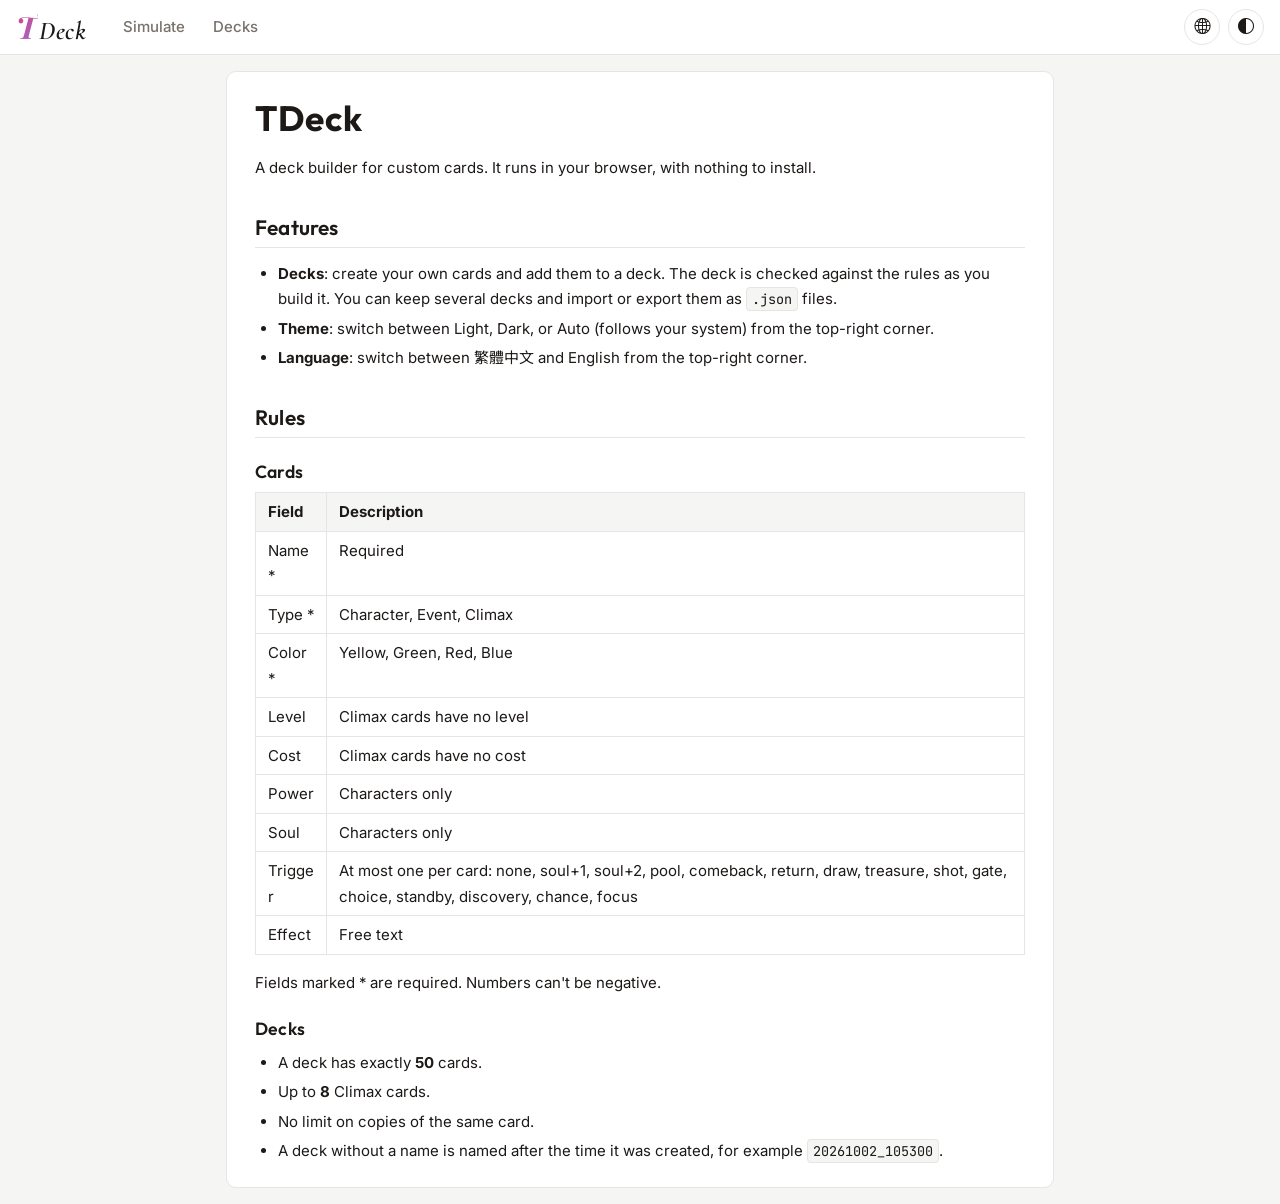
<file: index.html>
<!doctype html>
<html lang="zh-Hant">
<head>
  <meta charset="utf-8">
  <meta name="viewport" content="width=device-width, initial-scale=1">
  <title data-i18n="title.home">TDeck</title>
  <script src="wwwroot/js/theme.js"></script>
  <script src="wwwroot/js/i18n.js"></script>
  <link rel="preconnect" href="https://fonts.googleapis.com">
  <link rel="preconnect" href="https://fonts.gstatic.com" crossorigin>
  <link rel="stylesheet" href="https://fonts.googleapis.com/css2?family=Inter:wght@400;500;600;700&amp;family=JetBrains+Mono:wght@500;700&amp;family=Noto+Sans+TC:wght@400;500;700&amp;family=Outfit:wght@500;600;700&amp;family=Cormorant+Garamond:ital,wght@1,600&amp;family=Playfair+Display:ital,wght@1,700&amp;display=swap">
  <link rel="stylesheet" href="wwwroot/lib/bootstrap-icons/bootstrap-icons.min.css">
  <link rel="stylesheet" href="wwwroot/css/site.css">
  <link rel="stylesheet" href="wwwroot/css/home.css">
</head>
<body>
  <header id="navbar"></header>

  <main>
    <article class="panel prose" data-lang="zh-Hant" lang="zh-Hant">
      <h1>TDeck</h1>
      <p>自訂卡片的組牌工具，直接在瀏覽器中使用，不需要安裝。</p>

      <h2>功能</h2>
      <ul>
        <li><strong>管理牌組</strong>：自行填寫卡片並加入牌組，系統會即時檢查牌組是否符合規則。可以建立多副牌組，也能匯入或匯出 <code>.json</code> 檔。</li>
        <li><strong>顯示模式</strong>：右上角可切換淺色、深色或自動（跟隨系統設定）。</li>
        <li><strong>語言</strong>：右上角可切換繁體中文或 English。</li>
      </ul>

      <h2>規則</h2>
      <h3>卡片</h3>
      <table>
        <thead>
          <tr><th>欄位</th><th>說明</th></tr>
        </thead>
        <tbody>
          <tr><td>名稱 *</td><td>必填</td></tr>
          <tr><td>種類 *</td><td>角色、事件、名場面</td></tr>
          <tr><td>顏色 *</td><td>黃、綠、紅、藍</td></tr>
          <tr><td>等級</td><td>名場面沒有等級</td></tr>
          <tr><td>消耗</td><td>名場面沒有消耗</td></tr>
          <tr><td>戰力</td><td>只有角色有戰力</td></tr>
          <tr><td>魂點</td><td>只有角色有魂點</td></tr>
          <tr><td>觸發</td><td>每張卡最多一個：無、魂+1、魂+2、寶袋、木門、風、書、金磚、燒、凱旋門、箭頭、開機、望遠鏡、機會、專注</td></tr>
          <tr><td>效果</td><td>自由填寫文字</td></tr>
        </tbody>
      </table>
      <p>標示 * 的欄位為必填，所有數值都不能是負數。</p>

      <h3>牌組</h3>
      <ul>
        <li>一副牌組剛好 <strong>50</strong> 張。</li>
        <li>名場面最多 <strong>8</strong> 張。</li>
        <li>同名卡片不限張數。</li>
        <li>沒有填寫牌組名稱時，會以建立當下的時間命名，例如 <code>20261002_105300</code>。</li>
      </ul>
    </article>

    <article class="panel prose" data-lang="en" lang="en">
      <h1>TDeck</h1>
      <p>A deck builder for custom cards. It runs in your browser, with nothing to install.</p>

      <h2>Features</h2>
      <ul>
        <li><strong>Decks</strong>: create your own cards and add them to a deck. The deck is checked against the rules as you build it. You can keep several decks and import or export them as <code>.json</code> files.</li>
        <li><strong>Theme</strong>: switch between Light, Dark, or Auto (follows your system) from the top-right corner.</li>
        <li><strong>Language</strong>: switch between 繁體中文 and English from the top-right corner.</li>
      </ul>

      <h2>Rules</h2>
      <h3>Cards</h3>
      <table>
        <thead>
          <tr><th>Field</th><th>Description</th></tr>
        </thead>
        <tbody>
          <tr><td>Name *</td><td>Required</td></tr>
          <tr><td>Type *</td><td>Character, Event, Climax</td></tr>
          <tr><td>Color *</td><td>Yellow, Green, Red, Blue</td></tr>
          <tr><td>Level</td><td>Climax cards have no level</td></tr>
          <tr><td>Cost</td><td>Climax cards have no cost</td></tr>
          <tr><td>Power</td><td>Characters only</td></tr>
          <tr><td>Soul</td><td>Characters only</td></tr>
          <tr><td>Trigger</td><td>At most one per card: none, soul+1, soul+2, pool, comeback, return, draw, treasure, shot, gate, choice, standby, discovery, chance, focus</td></tr>
          <tr><td>Effect</td><td>Free text</td></tr>
        </tbody>
      </table>
      <p>Fields marked * are required. Numbers can't be negative.</p>

      <h3>Decks</h3>
      <ul>
        <li>A deck has exactly <strong>50</strong> cards.</li>
        <li>Up to <strong>8</strong> Climax cards.</li>
        <li>No limit on copies of the same card.</li>
        <li>A deck without a name is named after the time it was created, for example <code>20261002_105300</code>.</li>
      </ul>
    </article>
  </main>

  <script src="wwwroot/js/common.js"></script>
  <script src="wwwroot/js/nav.js"></script>
</body>
</html>
</file>
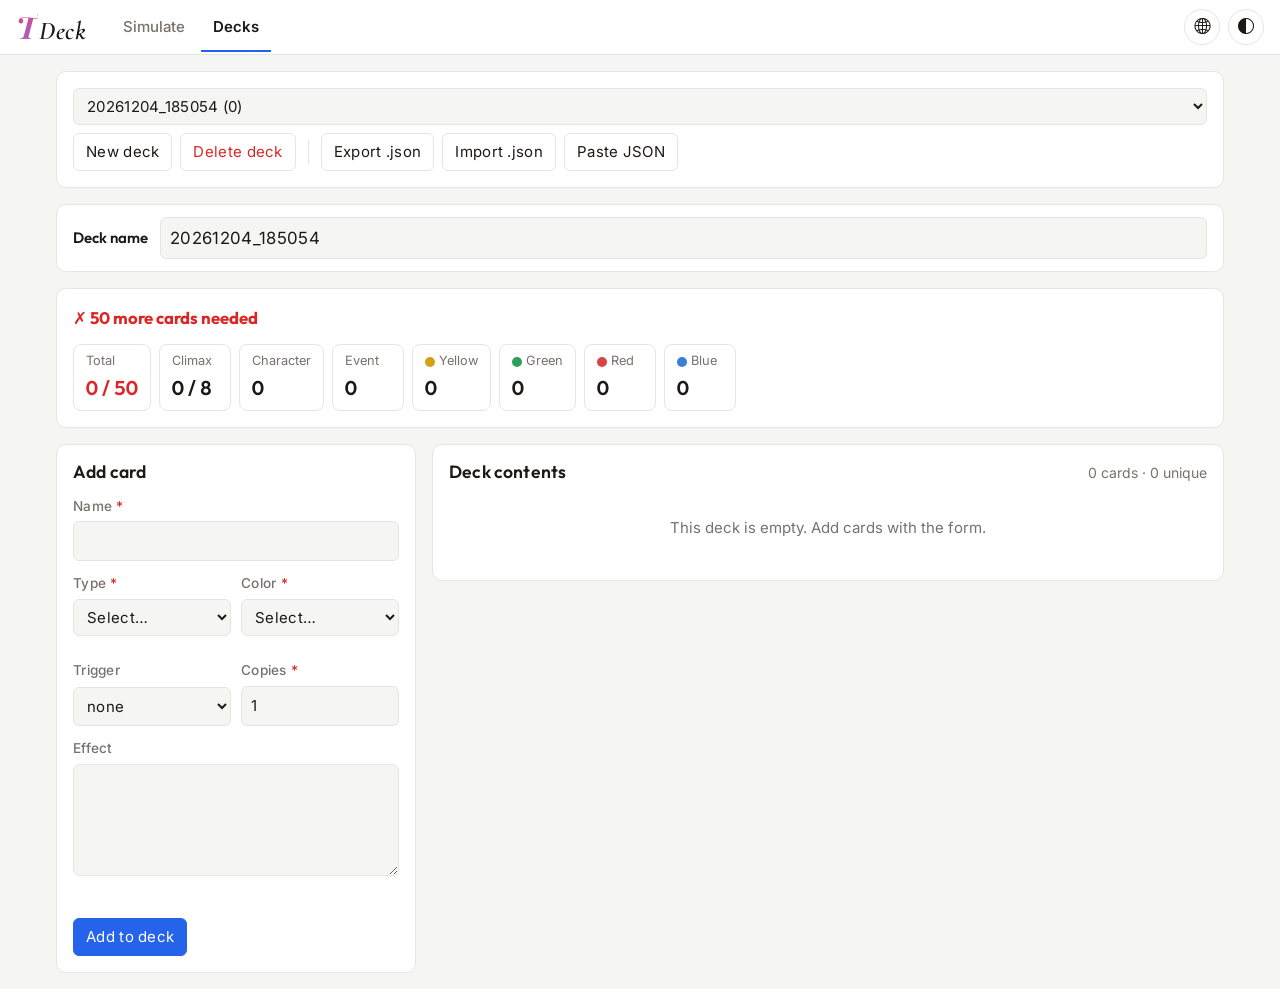
<file: pages/deck/index.html>
<!doctype html>
<html lang="zh-Hant">
<head>
  <meta charset="utf-8">
  <meta name="viewport" content="width=device-width, initial-scale=1">
  <title data-i18n="title.deck">管理牌組 · TDeck</title>
  <script src="../../wwwroot/js/theme.js"></script>
  <script src="../../wwwroot/js/i18n.js"></script>
  <link rel="preconnect" href="https://fonts.googleapis.com">
  <link rel="preconnect" href="https://fonts.gstatic.com" crossorigin>
  <link rel="stylesheet" href="https://fonts.googleapis.com/css2?family=Inter:wght@400;500;600;700&amp;family=JetBrains+Mono:wght@500;700&amp;family=Noto+Sans+TC:wght@400;500;700&amp;family=Outfit:wght@500;600;700&amp;family=Cormorant+Garamond:ital,wght@1,600&amp;family=Playfair+Display:ital,wght@1,700&amp;display=swap">
  <link rel="stylesheet" href="../../wwwroot/lib/bootstrap-icons/bootstrap-icons.min.css">
  <link rel="stylesheet" href="../../wwwroot/lib/bootstrap/bootstrap-custom.min.css">
  <link rel="stylesheet" href="../../wwwroot/css/site.css">
  <link rel="stylesheet" href="../../wwwroot/css/deck.css">
</head>
<body>
  <header id="navbar"></header>

  <main>
    <div class="panel deck-bar">
      <select id="deck-select" data-i18n-aria-label="deck.select" aria-label="切換牌組"></select>
      <button type="button" class="btn" id="btn-new-deck" data-i18n="deck.new">新增牌組</button>
      <button type="button" class="btn danger" id="btn-delete-deck" data-i18n="deck.delete">刪除牌組</button>
      <span class="sep"></span>
      <button type="button" class="btn" id="btn-export" data-i18n="deck.export">匯出 .json</button>
      <label class="btn" for="file-import" data-i18n="deck.import">匯入 .json</label>
      <input type="file" id="file-import" accept=".json" hidden>
      <button type="button" class="btn" id="btn-paste-json" data-i18n="deck.pasteJson">輸入 JSON</button>
    </div>

    <label class="panel deck-name">
      <span data-i18n="deck.name">牌組名稱</span>
      <input id="deck-name" maxlength="100" autocomplete="off" data-i18n-placeholder="deck.namePlaceholder" placeholder="留空則以當下時間命名">
    </label>

    <section id="deck-status" class="panel deck-status" aria-live="polite"></section>

    <div class="layout">
      <form id="card-form" class="panel" novalidate>
        <h2 id="form-title" data-i18n="form.addTitle">加入卡片</h2>
        <label class="field">
          <span><span data-i18n="field.name">名稱</span> <em>*</em></span>
          <input name="name" autocomplete="off" maxlength="100">
        </label>
        <div class="row">
          <label class="field">
            <span><span data-i18n="field.type">種類</span> <em>*</em></span>
            <select name="type" id="f-type"></select>
          </label>
          <label class="field">
            <span><span data-i18n="field.color">顏色</span> <em>*</em></span>
            <select name="color" id="f-color"></select>
          </label>
        </div>
        <div class="row stats-row">
          <label class="field stat-field" data-key="level"><span data-i18n="stat.level">等級</span><input name="level" type="number" min="0" step="1" inputmode="numeric"></label>
          <label class="field stat-field" data-key="cost"><span data-i18n="stat.cost">消耗</span><input name="cost" type="number" min="0" step="1" inputmode="numeric"></label>
          <label class="field stat-field" data-key="power"><span data-i18n="stat.power">戰力</span><input name="power" type="number" min="0" step="1" inputmode="numeric"></label>
          <label class="field stat-field" data-key="soul"><span data-i18n="stat.soul">魂點</span><input name="soul" type="number" min="0" step="1" inputmode="numeric"></label>
        </div>
        <div class="row">
          <label class="field">
            <span data-i18n="field.trigger">觸發</span>
            <select name="trigger" id="f-trigger"></select>
          </label>
          <label class="field">
            <span><span data-i18n="field.count">張數</span> <em>*</em></span>
            <input name="count" type="text" inputmode="numeric" pattern="[0-9]*" value="1" autocomplete="off" data-digits>
          </label>
        </div>
        <label class="field">
          <span data-i18n="field.effect">效果</span>
          <textarea name="effect" rows="4"></textarea>
        </label>
        <p class="form-error" id="form-error" role="alert"></p>
        <div class="form-actions">
          <button type="submit" class="btn primary" id="btn-submit" data-i18n="form.submitAdd">加入牌組</button>
          <button type="button" class="btn" id="btn-cancel" data-i18n="form.cancelEdit" hidden>取消編輯</button>
        </div>
      </form>

      <section class="panel">
        <div class="list-head">
          <h2 data-i18n="list.title">牌組內容</h2>
          <span class="muted" id="deck-count"></span>
        </div>
        <div id="deck-list" class="deck-list"></div>
      </section>
    </div>
  </main>

  <!-- 輸入 JSON：直接貼上牌組 JSON 建立牌組 -->
  <div class="modal fade" id="paste-dialog" tabindex="-1" aria-labelledby="paste-dialog-title" aria-hidden="true">
    <div class="modal-dialog modal-dialog-centered modal-lg">
      <form class="modal-content" id="paste-form" novalidate>
        <div class="modal-header">
          <h2 class="modal-title" id="paste-dialog-title" data-i18n="deck.pasteTitle">輸入 JSON 建立牌組</h2>
          <button type="button" class="modal-close" data-bs-dismiss="modal" data-i18n-aria-label="dialog.close" aria-label="關閉"><i class="bi bi-x-lg" aria-hidden="true"></i></button>
        </div>
        <div class="modal-body paste-body">
          <label class="field">
            <span data-i18n="deck.pasteHint">貼上牌組的 JSON（格式與匯出的 .json 相同，可以是一副或多副牌組）。</span>
            <textarea id="paste-json" rows="12" spellcheck="false" autocomplete="off" placeholder='{ "name": "…", "cards": [ … ] }'></textarea>
          </label>
          <p class="form-error" id="paste-error" role="alert"></p>
        </div>
        <div class="modal-footer">
          <button type="button" class="btn" data-bs-dismiss="modal" data-i18n="dialog.cancel">取消</button>
          <button type="submit" class="btn primary" data-i18n="deck.pasteSubmit">建立牌組</button>
        </div>
      </form>
    </div>
  </div>

  <script src="../../wwwroot/lib/bootstrap/bootstrap.bundle.min.js"></script>
  <script src="../../wwwroot/js/common.js"></script>
  <script src="../../wwwroot/js/nav.js"></script>
  <script src="../../wwwroot/js/rules.js"></script>
  <script src="../../wwwroot/js/storage.js"></script>
  <script src="../../wwwroot/js/deck.js"></script>
</body>
</html>
</file>
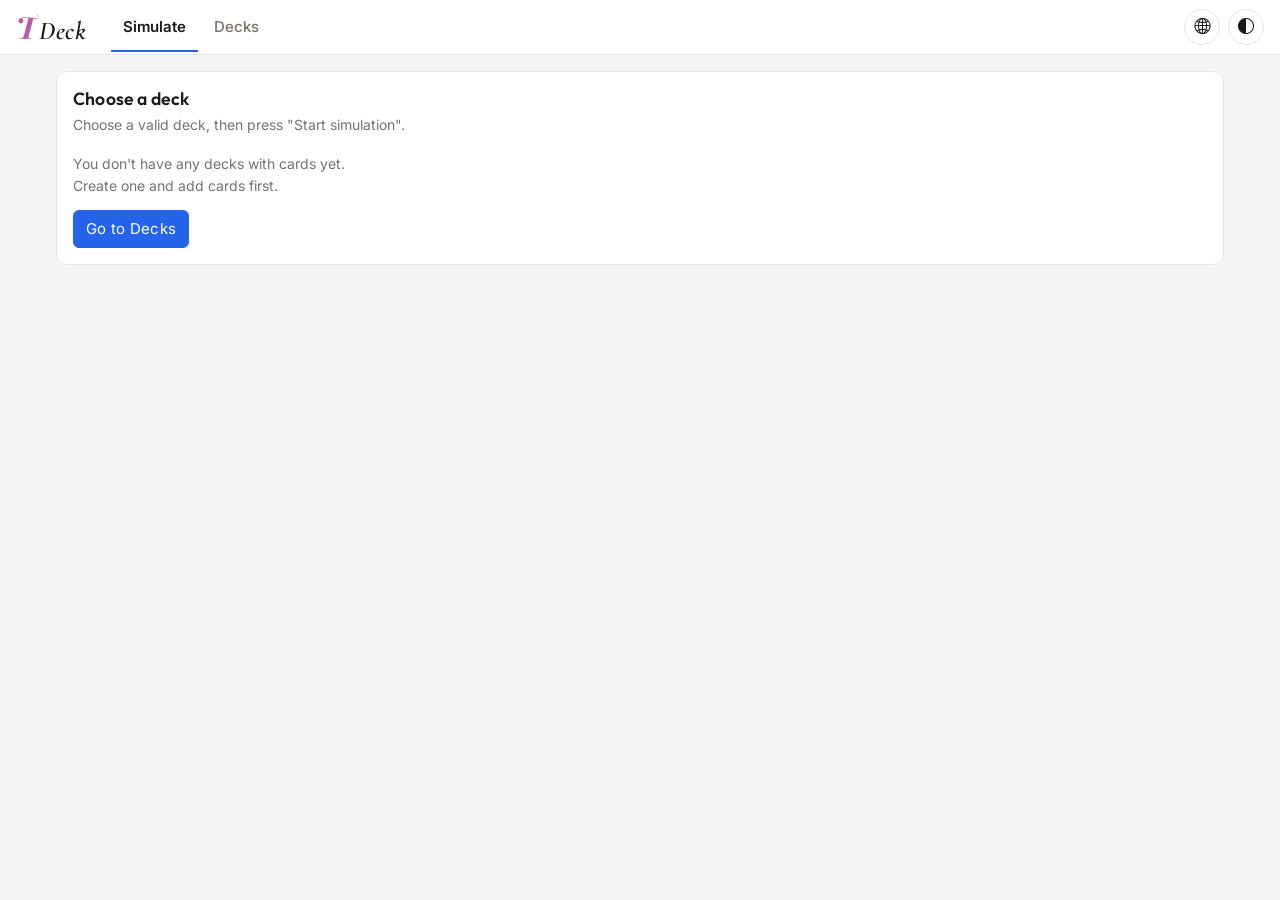
<file: pages/simulate/index.html>
<!doctype html>
<html lang="zh-Hant">
<head>
  <meta charset="utf-8">
  <meta name="viewport" content="width=device-width, initial-scale=1">
  <title data-i18n="title.simulate">模擬 · TDeck</title>
  <script src="../../wwwroot/js/theme.js"></script>
  <script src="../../wwwroot/js/i18n.js"></script>
  <link rel="preconnect" href="https://fonts.googleapis.com">
  <link rel="preconnect" href="https://fonts.gstatic.com" crossorigin>
  <link rel="stylesheet" href="https://fonts.googleapis.com/css2?family=Inter:wght@400;500;600;700&amp;family=JetBrains+Mono:wght@500;700&amp;family=Noto+Sans+TC:wght@400;500;700&amp;family=Outfit:wght@500;600;700&amp;family=Cormorant+Garamond:ital,wght@1,600&amp;family=Playfair+Display:ital,wght@1,700&amp;display=swap">
  <link rel="stylesheet" href="../../wwwroot/lib/bootstrap-icons/bootstrap-icons.min.css">
  <link rel="stylesheet" href="../../wwwroot/lib/bootstrap/bootstrap-custom.min.css">
  <link rel="stylesheet" href="../../wwwroot/css/site.css">
  <link rel="stylesheet" href="../../wwwroot/css/simulate.css">
</head>
<body class="simulate-page">
  <header id="navbar"></header>

  <main>
    <!-- 第一步：選擇牌組 -->
    <section id="step-choose" class="panel">
      <div class="step-head">
        <h2 data-i18n="simulate.chooseTitle">選擇牌組</h2>
        <p class="muted" data-i18n="simulate.chooseHint">選一副符合規則的牌組開始模擬。</p>
      </div>


      <div id="deck-choices" class="deck-choices"></div>

      <div class="start-bar" id="start-bar">
        <button type="button" class="btn primary btn-block" id="btn-start" disabled><i class="bi bi-play-fill" aria-hidden="true"></i><span data-i18n="simulate.start">開始模擬</span></button>
      </div>
    </section>

    <!-- 選好牌組之後：左邊場上區域、中間聊天室（log）、右邊手牌 -->
    <div id="table" class="sim-table" hidden>
      <!-- 大螢幕直接顯示；小螢幕收成 offcanvas，用左邊緣的書籤按鈕拉出（參考 ecollege 的 sidebar）-->
      <aside class="panel side-panel zone-panel offcanvas-lg offcanvas-start" id="zone-offcanvas" tabindex="-1" aria-labelledby="zones-title">
        <h3 id="zones-title" class="hand-title"><span data-i18n="simulate.zones">場上區域</span><button type="button" class="offcanvas-close" data-bs-dismiss="offcanvas" data-bs-target="#zone-offcanvas" data-i18n-aria-label="dialog.close" aria-label="關閉"><i class="bi bi-x-lg" aria-hidden="true"></i></button></h3>
        <div id="zone-list" class="zone-list"></div>
      </aside>

      <section id="chat" class="panel chat">
        <header class="chat-header">
          <button type="button" class="chat-back" id="btn-change-deck" data-i18n-title="simulate.change" data-i18n-aria-label="simulate.change" title="重新選擇牌組" aria-label="重新選擇牌組">
            <i class="bi bi-arrow-left" aria-hidden="true"></i>
          </button>
          <h2 id="chat-title"></h2>
          <div class="zone-chips">
            <div class="deck-menu">
              <button type="button" class="zone-chip deck-toggle" id="deck-count" aria-haspopup="true" aria-expanded="false" aria-controls="deck-menu" title="牌堆" data-i18n-title="zone.deck">
                <i class="bi bi-stack" aria-hidden="true"></i><span></span><i class="bi bi-chevron-down caret" aria-hidden="true"></i>
              </button>
              <ul class="nav-menu deck-menu-list" id="deck-menu" role="menu" data-i18n-aria-label="zone.deck" aria-label="牌堆" hidden>
                <li role="none"><button type="button" role="menuitem" id="btn-shuffle"><i class="bi bi-shuffle" aria-hidden="true"></i><span data-i18n="simulate.shuffle">洗牌</span></button></li>
                <li role="none"><button type="button" role="menuitem" id="btn-draw"><i class="bi bi-box-arrow-up" aria-hidden="true"></i><span data-i18n="simulate.draw">抽牌</span></button></li>
                <li role="none"><button type="button" role="menuitem" id="btn-reveal-top"><i class="bi bi-eye" aria-hidden="true"></i><span data-i18n="simulate.revealTop">公開牌庫頂</span></button></li>
                <li role="none"><button type="button" role="menuitem" id="btn-reveal-bottom"><i class="bi bi-eye" aria-hidden="true"></i><span data-i18n="simulate.revealBottom">公開牌庫底</span></button></li>
                <li role="none"><button type="button" role="menuitem" id="btn-clock-top"><i class="bi bi-clock" aria-hidden="true"></i><span data-i18n="simulate.topToClock">牌庫頂放入時計</span></button></li>
                <li role="none"><button type="button" role="menuitem" id="btn-clock-bottom"><i class="bi bi-clock" aria-hidden="true"></i><span data-i18n="simulate.bottomToClock">牌庫底放入時計</span></button></li>
                <li role="separator" class="menu-sep"></li>
                <li role="none"><button type="button" role="menuitem" id="btn-view-deck"><i class="bi bi-card-list" aria-hidden="true"></i><span data-i18n="simulate.viewDeck">查看牌庫</span></button></li>
                <li role="none"><button type="button" role="menuitem" id="btn-reset-deck"><i class="bi bi-arrow-repeat" aria-hidden="true"></i><span data-i18n="simulate.resetDeck">重置牌庫</span></button></li>
              </ul>
            </div>
          </div>
        </header>
        <div id="chat-messages" class="chat-messages" role="log" aria-live="polite"></div>
      </section>

      <!-- 大螢幕直接顯示；小螢幕收成 offcanvas，用右邊緣的書籤按鈕拉出 -->
      <aside class="panel side-panel hand-panel offcanvas-lg offcanvas-end" id="hand-offcanvas" tabindex="-1" aria-labelledby="hand-title">
        <h3 id="hand-title" class="hand-title"><span data-i18n="zone.hand">手牌</span><span class="hand-title-end"><span class="muted" id="hand-total"></span><button type="button" class="offcanvas-close" data-bs-dismiss="offcanvas" data-bs-target="#hand-offcanvas" data-i18n-aria-label="dialog.close" aria-label="關閉"><i class="bi bi-x-lg" aria-hidden="true"></i></button></span></h3>
        <div id="hand-list" class="hand-list"></div>
      </aside>
    </div>

    <!-- 小螢幕的書籤按鈕：貼在畫面左右邊緣，點了拉出場上區域 / 手牌 -->
    <button type="button" class="bookmark-tab bookmark-left" id="tab-zones" data-bs-toggle="offcanvas" data-bs-target="#zone-offcanvas" aria-controls="zone-offcanvas" data-i18n-aria-label="simulate.zones" aria-label="場上區域" data-i18n-title="simulate.zones" title="場上區域">
      <span class="bookmark-circle"><i class="bi bi-grid-3x3-gap" aria-hidden="true"></i></span>
    </button>
    <button type="button" class="bookmark-tab bookmark-right" id="tab-hand" data-bs-toggle="offcanvas" data-bs-target="#hand-offcanvas" aria-controls="hand-offcanvas" data-i18n-aria-label="zone.hand" aria-label="手牌" data-i18n-title="zone.hand" title="手牌">
      <span class="bookmark-circle"><i class="bi bi-hand-index-thumb" aria-hidden="true"></i></span>
      <span class="bookmark-count" id="tab-hand-count">0</span>
    </button>
  </main>

  <!-- 區域視窗（時計、處理、能量、查看牌庫）：點左側區域或牌堆選單打開；可操作的區域用每張卡的漢堡選單 -->
  <div class="modal fade" id="zone-dialog" tabindex="-1" aria-labelledby="zone-dialog-title" aria-hidden="true">
    <div class="modal-dialog modal-dialog-centered modal-dialog-scrollable">
      <div class="modal-content">
        <div class="modal-header">
          <h2 class="modal-title" id="zone-dialog-title"></h2>
          <button type="button" class="modal-close" data-bs-dismiss="modal" data-i18n-aria-label="dialog.close" aria-label="關閉"><i class="bi bi-x-lg" aria-hidden="true"></i></button>
        </div>
        <div class="modal-body pick-body">
          <div class="zone-filters" id="zone-filters" hidden>
            <label class="zone-filter"><span data-i18n="stat.level">等級</span><select id="filter-level"></select></label>
            <label class="zone-filter"><span data-i18n="field.color">顏色</span><select id="filter-color"></select></label>
            <label class="zone-filter"><span data-i18n="field.type">種類</span><select id="filter-type"></select></label>
            <span class="muted zone-filter-count" id="zone-filter-count"></span>
          </div>
          <p id="zone-dialog-hint" class="pick-hint"></p>
          <div id="zone-dialog-cards" class="pick-cards"></div>
        </div>
        <!-- 只在時計區、能量區顯示 -->
        <div class="modal-footer zone-dialog-footer" id="zone-dialog-footer" hidden>
          <button type="button" class="btn danger btn-block" id="btn-clear-zone"><i class="bi bi-trash3" aria-hidden="true"></i><span></span></button>
        </div>
      </div>
    </div>
  </div>

  <!-- 放大鏡（手牌、log、場上區域）：顯示卡片效果 -->
  <div class="modal fade" id="card-dialog" tabindex="-1" aria-labelledby="card-dialog-title" aria-hidden="true">
    <div class="modal-dialog modal-dialog-centered">
      <div class="modal-content">
        <div class="modal-header">
          <h2 class="modal-title" id="card-dialog-title"></h2>
          <button type="button" class="modal-close" data-bs-dismiss="modal" data-i18n-aria-label="dialog.close" aria-label="關閉"><i class="bi bi-x-lg" aria-hidden="true"></i></button>
        </div>
        <div class="modal-body card-dialog-body">
          <p class="card-dialog-meta" id="card-dialog-meta"></p>
          <h3 class="card-dialog-label" data-i18n="field.effect">效果</h3>
          <p class="card-dialog-effect" id="card-dialog-effect"></p>
        </div>
      </div>
    </div>
  </div>

  <script src="../../wwwroot/lib/bootstrap/bootstrap.bundle.min.js"></script>
  <script src="../../wwwroot/js/common.js"></script>
  <script src="../../wwwroot/js/nav.js"></script>
  <script src="../../wwwroot/js/rules.js"></script>
  <script src="../../wwwroot/js/storage.js"></script>
  <script src="../../wwwroot/js/simulate.js"></script>
</body>
</html>
</file>
<file: wwwroot/css/site.css>
/* 各頁共用樣式；頁面專屬的樣式放在各自的 css（例如 deck.css）*/
:root {
  --bg: #f5f5f4;
  --panel: #ffffff;
  --fg: #1c1917;
  --muted: #78716c;
  --line: #e7e5e4;
  --accent: #2563eb;
  --accent-fg: #ffffff;
  --rose: #d6457a;
  --lilac: #9b6bd6;
  --ok: #15803d;
  --bad: #dc2626;
  --editing: #eff6ff;
  --yellow: #d4a017;
  --green: #2f9e57;
  --red: #d64545;
  --blue: #3b7dd8;
  color-scheme: light dark;

  /* 字型（Google Fonts）：英數字用 Inter / Outfit，中文由 Noto Sans TC 補上 */
  --font-body: "Inter", "Noto Sans TC", system-ui, "Microsoft JhengHei", sans-serif;
  --font-display: "Outfit", "Noto Sans TC", system-ui, sans-serif;
  --font-mono: "JetBrains Mono", ui-monospace, "Cascadia Mono", Consolas, monospace;
  --font-brand-mark: "Playfair Display", Georgia, serif; /* 品牌字首 */
  --font-serif: "Cormorant Garamond", Georgia, serif; /* 品牌名稱 */
}
:root[data-theme="light"] { color-scheme: light; }
@media (prefers-color-scheme: dark) {
  :root:not([data-theme="light"]) {
    --bg: #161514;
    --panel: #1f1e1c;
    --fg: #f5f5f4;
    --muted: #a8a29e;
    --line: #34312e;
    --accent: #5b8def;
    --rose: #f4a3c0;
    --lilac: #c9a7f5;
    --ok: #4ade80;
    --bad: #f87171;
    --editing: #1e2a44;
  }
}
:root[data-theme="dark"] {
  color-scheme: dark;
  --bg: #161514;
  --panel: #1f1e1c;
  --fg: #f5f5f4;
  --muted: #a8a29e;
  --line: #34312e;
  --accent: #5b8def;
  --rose: #f4a3c0;
  --lilac: #c9a7f5;
  --ok: #4ade80;
  --bad: #f87171;
  --editing: #1e2a44;
}

* { box-sizing: border-box; }
body {
  margin: 0;
  background: var(--bg);
  color: var(--fg);
  font-family: var(--font-body);
  font-size: 15px;
  line-height: 1.6;
  -webkit-font-smoothing: antialiased;
  text-rendering: optimizeLegibility;
}
h1, h2, h3 { margin: 0; font-family: var(--font-display); font-weight: 600; letter-spacing: .01em; line-height: 1.3; }
h2 { font-size: 1.1rem; }
[hidden] { display: none !important; }
/* 只屬於某個語言的內容（data-lang），依 <html lang> 顯示；新增語言時在這裡補一行 */
html:not([lang="en"]) [data-lang="en"],
html[lang="en"] [data-lang="zh-Hant"] { display: none !important; }
.muted { color: var(--muted); font-size: .875rem; font-weight: normal; }

/* 導覽列 */
.navbar {
  display: flex; flex-wrap: wrap; align-items: center; gap: 0 24px;
  padding: 0 16px;
  background: var(--panel);
  border-bottom: 1px solid var(--line);
}
.navbar .brand {
  display: inline-flex; align-items: baseline;
  font-family: var(--font-serif);
  font-style: italic;
  font-weight: 600;
  font-size: 1.6rem;
  line-height: 1;
  letter-spacing: .03em;
  color: var(--fg);
  text-decoration: none;
  padding: 12px 0 10px;
}
/* 字首「T」用高對比的斜體襯線字，保留辨識度，搭配玫瑰粉 → 薰衣草紫漸層 */
.navbar .brand-mark {
  font-family: var(--font-brand-mark);
  font-style: italic;
  font-weight: 700;
  font-size: 1.2em;
  letter-spacing: 0;
  margin-right: .02em;
  padding-right: .04em; /* 斜體字的右上角會超出字框，留一點空間避免漸層被裁切 */
  background: linear-gradient(135deg, var(--rose), var(--lilac));
  -webkit-background-clip: text;
  background-clip: text;
  color: transparent;
}
.navbar nav { display: flex; gap: 4px; }
.navbar nav a {
  font-weight: 500;
  padding: 13px 12px 11px;
  color: var(--muted);
  text-decoration: none;
  border-bottom: 2px solid transparent;
}
.navbar nav a:hover { color: var(--fg); }
.navbar nav a[aria-current="page"] { color: var(--fg); font-weight: 600; border-bottom-color: var(--accent); }

/* 右上角：語言、顯示模式的圓形按鈕＋下拉選單（Bootstrap Icons）*/
.nav-tools { margin-left: auto; display: flex; align-items: center; gap: 8px; }
.nav-dropdown { position: relative; }
.nav-toggle {
  width: 36px; height: 36px;
  display: inline-grid; place-items: center;
  padding: 0;
  font-size: 1rem; line-height: 1;
  color: var(--fg);
  background: none;
  border: 1px solid var(--line);
  border-radius: 50%;
  cursor: pointer;
}
.nav-toggle:hover, .nav-toggle[aria-expanded="true"] { border-color: var(--muted); background: var(--bg); }
.nav-menu {
  position: absolute; right: 0; top: calc(100% + 4px); z-index: 10;
  min-width: 140px;
  margin: 0; padding: 4px;
  list-style: none;
  background: var(--panel);
  border: 1px solid var(--line);
  border-radius: 8px;
  box-shadow: 0 8px 24px rgb(0 0 0 / .15);
}
.nav-menu button {
  width: 100%;
  display: flex; align-items: center; gap: 10px;
  padding: 7px 10px;
  font: inherit; font-size: .9rem; text-align: left;
  color: var(--fg);
  background: none;
  border: 0; border-radius: 6px;
  cursor: pointer;
}
.nav-menu button:hover, .nav-menu button:focus-visible { background: var(--bg); outline: none; }
.nav-menu button[aria-checked="true"] { color: var(--accent); font-weight: 600; }
.nav-menu .check { margin-left: auto; visibility: hidden; }
.nav-menu button[aria-checked="true"] .check { visibility: visible; }
@media (max-width: 480px) { .navbar { gap: 0 12px; } }

.visually-hidden {
  position: absolute !important;
  width: 1px; height: 1px;
  padding: 0; margin: -1px;
  overflow: hidden; clip: rect(0, 0, 0, 0);
  white-space: nowrap; border: 0;
}

main { max-width: 1200px; margin: 0 auto; padding: 16px; display: grid; gap: 16px; }

.panel {
  background: var(--panel);
  border: 1px solid var(--line);
  border-radius: 10px;
  padding: 16px;
  min-width: 0;
}

/* 表單 */
input, select, textarea, .btn {
  font-weight: 500;
  letter-spacing: .02em;
  font: inherit;
  color: inherit;
}
input, select, textarea {
  width: 100%;
  padding: 7px 9px;
  border: 1px solid var(--line);
  border-radius: 6px;
  background: var(--bg);
}
input:focus, select:focus, textarea:focus { outline: 2px solid var(--accent); outline-offset: -1px; }
textarea { resize: vertical; }
.field { display: grid; gap: 4px; }
.field > span { font-size: .85rem; font-weight: 500; letter-spacing: .02em; color: var(--muted); }
.field em { color: var(--bad); font-style: normal; }
.row { display: grid; grid-template-columns: repeat(auto-fit, minmax(80px, 1fr)); gap: 10px; }
.form-error { margin: 0; color: var(--bad); font-size: .875rem; min-height: 1.3em; }
.form-actions { display: flex; gap: 8px; }

.btn {
  display: inline-flex; align-items: center; justify-content: center;
  padding: 6px 12px;
  border: 1px solid var(--line);
  border-radius: 6px;
  background: var(--panel);
  cursor: pointer;
  white-space: nowrap;
}
.btn:hover { border-color: var(--muted); }
.btn.primary { background: var(--accent); border-color: var(--accent); color: var(--accent-fg); }
.btn.danger { color: var(--bad); }
.btn.danger-solid { background: var(--bad); border-color: var(--bad); color: #fff; }
.btn.danger-solid:hover { filter: brightness(1.08); }
.btn.icon { width: 28px; height: 28px; padding: 0; font-size: 1rem; }
.link { background: none; border: 0; padding: 0; color: var(--accent); cursor: pointer; font: inherit; font-size: .85rem; }
.link.danger { color: var(--bad); }

b.ok { color: var(--ok); }
b.bad { color: var(--bad); }

.dot { display: inline-block; width: 10px; height: 10px; border-radius: 50%; flex: none; }
.dot.yellow { background: var(--yellow); }
.dot.green { background: var(--green); }
.dot.red { background: var(--red); }
.dot.blue { background: var(--blue); }

.list-head { display: flex; align-items: baseline; justify-content: space-between; gap: 8px; margin-bottom: 8px; }
.empty { color: var(--muted); text-align: center; padding: 24px 0; margin: 0; }

/* 確認對話框：Bootstrap modal，顏色對應網站的主題變數（會跟著淺色 / 深色切換）*/
.modal {
  --bs-modal-bg: var(--panel);
  --bs-modal-color: var(--fg);
  --bs-modal-border-color: var(--line);
  --bs-modal-border-width: 1px;
  --bs-modal-border-radius: 14px;
  --bs-modal-inner-border-radius: 13px;
  --bs-modal-box-shadow: 0 20px 48px rgb(0 0 0 / .25);
  --bs-modal-header-border-color: var(--line);
  --bs-modal-header-border-width: 0;
  --bs-modal-footer-border-color: var(--line);
  --bs-modal-footer-border-width: 0;
  --bs-modal-padding: 4px 20px 8px;
  --bs-modal-header-padding: 18px 20px 6px;
  --bs-modal-width: 420px;
}
.modal-content { box-shadow: var(--bs-modal-box-shadow); }
.modal-backdrop { --bs-backdrop-opacity: .45; }
.modal-title { margin: 0; font-size: 1.15rem; }
.modal-body p { margin: 0; color: var(--muted); overflow-wrap: anywhere; }
.modal-footer { padding: 12px 20px 18px; }
.modal-footer > * { margin: 0; }
.modal-close {
  width: 32px; height: 32px;
  display: inline-grid; place-items: center;
  margin-left: auto;
  padding: 0;
  font-size: .9rem;
  color: var(--muted);
  background: none;
  border: 0;
  border-radius: 50%;
  cursor: pointer;
}
.modal-close:hover { color: var(--fg); background: var(--bg); }

/* 提示 */
.toast {
  position: fixed; left: 50%; bottom: 20px;
  transform: translate(-50%, 20px);
  max-width: calc(100% - 32px);
  padding: 10px 16px;
  border-radius: 8px;
  background: var(--fg); color: var(--bg);
  opacity: 0; pointer-events: none;
  transition: opacity .2s, transform .2s;
}
.toast.show { opacity: 1; transform: translate(-50%, 0); }
.toast.error { background: var(--bad); color: #fff; }
</file>
<file: wwwroot/css/home.css>
/* 首頁：說明文字的排版 */
main { max-width: 860px; }

.prose { padding: 24px 28px; line-height: 1.7; overflow-wrap: anywhere; }
@media (max-width: 600px) { .prose { padding: 16px; } }
.prose > :first-child { margin-top: 0; }
.prose > :last-child { margin-bottom: 0; }

.prose h1 { font-size: 2.2rem; font-weight: 700; letter-spacing: .02em; margin: 0 0 .4em; }
.prose h2 { font-size: 1.3rem; margin: 1.6em 0 .6em; padding-bottom: .3em; border-bottom: 1px solid var(--line); }
.prose h3 { font-size: 1.1rem; margin: 1.3em 0 .5em; }
.prose p, .prose ul, .prose ol, .prose table, .prose pre { margin: 0 0 1em; }
.prose ul, .prose ol { padding-left: 1.5em; }
.prose li + li { margin-top: .25em; }
.prose a { color: var(--accent); }

.prose code {
  font-family: var(--font-mono);
  font-size: .9em;
  padding: .15em .4em;
  border-radius: 4px;
  background: var(--bg);
  border: 1px solid var(--line);
}
.prose pre {
  padding: 12px 16px;
  border-radius: 8px;
  background: var(--bg);
  border: 1px solid var(--line);
  overflow-x: auto;
}
.prose pre code { padding: 0; border: 0; background: none; font-size: .875rem; }

/* 表格在窄螢幕可橫向捲動，不撐開頁面 */
.prose table { display: block; max-width: 100%; overflow-x: auto; border-collapse: collapse; }
.prose th, .prose td { padding: 6px 12px; border: 1px solid var(--line); text-align: left; vertical-align: top; }
.prose th { background: var(--bg); white-space: nowrap; }
</file>
<file: wwwroot/css/deck.css>
/* 管理牌組頁 */
/* 輸入 JSON 視窗 */
.paste-body { display: grid; gap: 8px; }
.paste-body .field > span { color: var(--fg); }
#paste-json { font-family: var(--font-mono); font-size: .85rem; line-height: 1.5; resize: vertical; min-height: 220px; }
.deck-bar { display: flex; flex-wrap: wrap; align-items: center; gap: 8px; }
.deck-bar select { min-width: 180px; }
.sep { width: 1px; height: 24px; background: var(--line); margin: 0 4px; }

.layout { display: grid; grid-template-columns: 360px 1fr; gap: 16px; align-items: start; }
@media (max-width: 820px) { .layout { grid-template-columns: 1fr; } }
#card-form { display: grid; gap: 12px; position: sticky; top: 16px; }
@media (max-width: 820px) { #card-form { position: static; } }

.deck-name { display: flex; align-items: center; gap: 12px; padding: 12px 16px; }
.deck-name span { font-family: var(--font-display); font-weight: 600; white-space: nowrap; }
.deck-name input { font-size: 1.05rem; }

/* 牌組狀態 */
.deck-status { display: grid; gap: 12px; }
.status-main { font-family: var(--font-display); font-size: 1.05rem; }
.status-main.ok { color: var(--ok); }
.status-main.bad { color: var(--bad); }
.meters { display: flex; flex-wrap: wrap; gap: 8px; }
.meter {
  display: flex; flex-direction: column;
  padding: 6px 12px;
  border: 1px solid var(--line);
  border-radius: 8px;
  min-width: 72px;
}
.meter span { font-size: .8rem; color: var(--muted); display: flex; align-items: center; gap: 4px; }
.meter b { font-family: var(--font-display); font-size: 1.25rem; font-weight: 600; font-variant-numeric: tabular-nums; }

/* 牌組清單 */
.group-title {
  display: flex; justify-content: space-between; align-items: baseline;
  font-size: .95rem;
  margin: 16px 0 4px;
  padding-bottom: 4px;
  border-bottom: 1px solid var(--line);
}
.group-title:first-child { margin-top: 0; }
.card-row {
  display: grid; grid-template-columns: auto 1fr auto; gap: 10px; align-items: start;
  padding: 10px 6px;
  border-bottom: 1px solid var(--line);
}
.card-row:last-child { border-bottom: 0; }
.card-row.editing { background: var(--editing); border-radius: 6px; }
.card-row .dot { margin-top: 7px; }
.card-info { min-width: 0; }
.card-name { font-family: var(--font-display); font-size: 1.02rem; font-weight: 600; overflow-wrap: anywhere; }
.card-meta { font-size: .85rem; color: var(--muted); }
.card-effect { font-size: .85rem; white-space: pre-wrap; overflow-wrap: anywhere; margin-top: 2px; }
.card-controls { display: grid; justify-items: end; gap: 4px; }
.stepper { display: flex; align-items: center; gap: 6px; }
.qty { min-width: 2ch; text-align: center; font-family: var(--font-display); font-size: 1.05rem; font-weight: 600; font-variant-numeric: tabular-nums; }
.row-actions { display: flex; gap: 10px; }
</file>
<file: wwwroot/css/simulate.css>
/* 模擬頁 */
.step-head { display: grid; gap: 4px; margin-bottom: 16px; }
.step-head p { margin: 0; }

/* 第一步：牌組選項（點了只選取，按最下方「開始模擬」才開始）*/
.deck-choice { position: relative; }
.deck-choice.selected { border-color: var(--accent); box-shadow: 0 0 0 3px color-mix(in srgb, var(--accent) 22%, transparent); background: var(--panel); }
.choice-check { position: absolute; top: 10px; right: 12px; color: var(--accent); font-size: 1.1rem; }
.start-bar { position: sticky; bottom: -16px; margin: 20px -16px -16px; padding: 12px 16px 16px; background: var(--panel); border-top: 1px solid var(--line); border-radius: 0 0 10px 10px; } /* 牌組很多時也固定在底部 */
.start-bar .btn { font-size: 1.05rem; padding: 12px 16px; }
.deck-choices { display: grid; grid-template-columns: repeat(auto-fill, minmax(260px, 1fr)); gap: 12px; }
.deck-choice {
  display: grid; gap: 6px; justify-items: start;
  padding: 14px 16px;
  font: inherit; text-align: left;
  color: var(--fg);
  background: var(--bg);
  border: 1px solid var(--line);
  border-radius: 10px;
  cursor: pointer;
  transition: border-color .15s, box-shadow .15s;
}
.deck-choice:hover:not(:disabled), .deck-choice:focus-visible {
  border-color: var(--accent);
  box-shadow: 0 0 0 3px color-mix(in srgb, var(--accent) 18%, transparent);
  outline: none;
}
.deck-choice:disabled { cursor: not-allowed; opacity: .6; }
.choice-name { font-family: var(--font-display); font-size: 1.1rem; font-weight: 600; overflow-wrap: anywhere; }
.choice-meta { font-size: .85rem; color: var(--muted); }
.choice-colors { display: flex; flex-wrap: wrap; gap: 4px 12px; font-size: .85rem; }
.color-count { display: inline-flex; align-items: center; gap: 4px; }
.choice-status { font-size: .85rem; font-weight: 500; }
.choice-status.ok { color: var(--ok); }
.choice-status.bad { color: var(--bad); }

.empty-choices { display: grid; justify-items: start; gap: 12px; }
.empty-choices p { margin: 0; }
.empty-choices .btn { text-decoration: none; }

/* 版面：整頁高度固定，聊天室填滿導覽列以下的空間，只有訊息區捲動 */
.simulate-page { height: 100vh; height: 100dvh; display: flex; flex-direction: column; }
.simulate-page main { flex: 1; min-height: 0; width: 100%; display: flex; flex-direction: column; overflow-y: auto; }
.simulate-page.in-chat main { overflow: hidden; }

/* 第二步：左邊場上區域、中間聊天室（log）、右邊手牌 */
.sim-table {
  flex: 1; min-height: 0;
  display: grid;
  grid-template-columns: 240px minmax(0, 1fr) 300px;
  grid-template-areas: "zones chat hand";
  gap: 16px;
}
.zone-panel { grid-area: zones; }
.chat { grid-area: chat; }
.hand-panel { grid-area: hand; }
@media (max-width: 1199.98px) and (min-width: 992px) {
  .sim-table { grid-template-columns: 220px minmax(0, 1fr) 260px; gap: 12px; }
}
/* 小螢幕（Bootstrap 的 lg 以下）：場上區域與手牌變成 offcanvas，畫面只留聊天室 */
@media (max-width: 991.98px) {
  .sim-table { grid-template-columns: minmax(0, 1fr); grid-template-areas: "chat"; }
}

/* offcanvas：顏色對應網站的主題變數；大螢幕時 Bootstrap 會把背景強制設成透明，這裡補回面板底色 */
.side-panel.offcanvas-lg {
  --bs-offcanvas-width: min(340px, 86vw);
  --bs-offcanvas-bg: var(--panel);
  --bs-offcanvas-color: var(--fg);
  --bs-offcanvas-border-color: var(--line);
  --bs-offcanvas-box-shadow: 0 10px 30px rgb(0 0 0 / .25);
}
@media (min-width: 992px) {
  .side-panel.offcanvas-lg { background-color: var(--panel) !important; }
  .offcanvas-close { display: none; }
}
@media (max-width: 991.98px) {
  .side-panel.offcanvas-lg { border-radius: 0; border: 0; }
}
.offcanvas-backdrop { --bs-backdrop-opacity: .4; }
.offcanvas-close {
  width: 32px; height: 32px; flex: none;
  display: inline-grid; place-items: center;
  padding: 0; margin: -6px -8px -6px 0;
  font-size: .9rem; color: var(--muted);
  background: none; border: 0; border-radius: 50%;
  cursor: pointer;
}
.offcanvas-close:hover { color: var(--fg); background: var(--bg); }
.hand-title-end { display: inline-flex; align-items: center; gap: 10px; }

/* 書籤按鈕（參考 ecollege 的 sidebar）：貼齊畫面邊緣的舌片，裡面是白色圓形 icon；只在小螢幕、聊天室畫面出現 */
.bookmark-tab {
  position: fixed; top: 42%; z-index: 1040;
  display: none; align-items: center; gap: 4px;
  padding: .4rem .55rem;
  border: 0; cursor: pointer;
  box-shadow: 0 4px 10px rgb(0 0 0 / .22);
}
.bookmark-left { left: 0; border-radius: 0 5rem 5rem 0; background: #A78BFA; }
.bookmark-right { right: 0; border-radius: 5rem 0 0 5rem; background: #60A5FA; flex-direction: row-reverse; }
.bookmark-circle {
  width: 2rem; height: 2rem;
  display: grid; place-items: center;
  border-radius: 50%;
  background: #fff; color: #111;
  font-size: .95rem;
}
.bookmark-count { min-width: 1.4em; font-family: var(--font-display); font-weight: 700; font-size: .85rem; color: #fff; text-align: center; font-variant-numeric: tabular-nums; }
@media (max-width: 991.98px) {
  .in-chat .bookmark-tab { display: flex; }
}

.chat {
  min-height: 0;
  display: flex; flex-direction: column;
  padding: 0;
  overflow: hidden;
}

/* 兩側面板（場上區域、手牌）*/
.side-panel { min-height: 0; display: flex; flex-direction: column; padding: 0; overflow: hidden; }
.hand-title {
  display: flex; align-items: baseline; justify-content: space-between; gap: 8px;
  padding: 14px 16px;
  font-size: 1.05rem;
  border-bottom: 1px solid var(--line);
}
.hand-list { flex: 1; min-height: 0; overflow-y: auto; display: grid; align-content: start; gap: 8px; padding: 12px; }
.hand-empty { margin: 0; padding: 4px; }

/* 場上區域 */
.zone-list { flex: 1; min-height: 0; overflow-y: auto; padding: 8px; }
.zone-item summary {
  display: flex; justify-content: space-between; align-items: center; gap: 8px;
  padding: 6px 8px;
  border-radius: 6px;
  cursor: pointer;
}
.zone-item summary:hover { background: var(--bg); }
.zone-item summary b { font-family: var(--font-display); font-variant-numeric: tabular-nums; }
.zone-cards { display: grid; gap: 6px; padding: 4px 0 8px; }
.zone-empty { margin: 0; padding: 0 8px; font-size: .85rem; }

.chat-header {
  display: flex; align-items: center; gap: 8px;
  padding: 10px 14px;
  border-bottom: 1px solid var(--line);
}
.chat-header h2 { font-size: 1.15rem; overflow-wrap: anywhere; }
.chat-back {
  width: 36px; height: 36px; flex: none;
  display: inline-grid; place-items: center;
  padding: 0;
  font-size: 1.05rem;
  color: var(--fg);
  background: none;
  border: 0; border-radius: 50%;
  cursor: pointer;
}
.chat-back:hover { background: var(--bg); }

.chat-messages {
  flex: 1; min-height: 0;
  overflow-y: auto;
  display: flex; flex-direction: column; gap: 12px;
  padding: 16px;
  background: var(--bg);
}
.msg { display: flex; flex-direction: column; align-items: flex-start; gap: 2px; max-width: min(520px, 90%); }
.msg.system { align-self: center; align-items: center; }
.msg-bubble {
  display: grid; gap: 8px;
  padding: 8px 12px;
  border-radius: 14px;
  border-bottom-left-radius: 4px;
  white-space: pre-wrap;
  overflow-wrap: anywhere;
  background: var(--panel);
  border: 1px solid var(--line);
}
.msg.system .msg-bubble { background: none; border: 0; padding: 2px 8px; font-size: .85rem; color: var(--muted); text-align: center; }
.msg-time { font-size: .72rem; color: var(--muted); padding: 0 4px; }
.msg.system .msg-time { display: none; }

/* 抽到的卡片 */
.sim-card {
  display: flex; gap: 10px; align-items: flex-start;
  padding: 10px 12px;
  white-space: normal;
  background: var(--bg);
  border: 1px solid var(--line);
  border-radius: 10px;
}
.sim-card .dot { margin-top: 7px; }
.sim-card-body { display: grid; gap: 2px; min-width: 0; }
.sim-card-name { font-family: var(--font-display); font-weight: 600; font-size: 1.05rem; }
.sim-card-meta { font-size: .85rem; color: var(--muted); }
.sim-card-loc { font-size: .8rem; font-weight: 600; color: var(--accent); }
.sim-card-body { flex: 1; }
.card-btn {
  width: 32px; height: 32px; flex: none;
  display: inline-grid; place-items: center;
  padding: 0;
  font-size: .9rem;
  color: var(--muted);
  background: none;
  border: 1px solid transparent; border-radius: 50%;
  cursor: pointer;
}
.card-btn:hover, .card-btn:focus-visible { color: var(--accent); border-color: var(--line); background: var(--panel); outline: none; }
/* 卡片右上角的按鈕組（放大鏡、☰）：手牌、log、區域視窗共用同一個位置與間距 */
.card-actions { flex: none; display: flex; align-items: center; gap: 2px; margin: -4px -6px 0 auto; }

/* 區域視窗底部（時計區的「清空時計區」）*/
.zone-dialog-footer { padding: 12px 20px 18px; }
.btn-block { width: 100%; gap: 8px; padding: 10px 14px; }
.btn-block:disabled { opacity: .5; cursor: not-allowed; }

/* 區域視窗（時計、處理）：選卡片再選去處 */
.pick-body { display: grid; gap: 12px; }
.pick-body p { margin: 0; }
.pick-cards { display: grid; gap: 8px; }
.pick-card {
  display: flex; gap: 10px; align-items: flex-start;
  padding: 10px 12px;
  font: inherit; text-align: left;
  color: var(--fg);
  background: var(--bg);
  border: 1px solid var(--line);
  border-radius: 10px;
  cursor: pointer;
}
.pick-card .dot { margin-top: 7px; }
.pick-card:hover, .pick-card:focus-visible { border-color: var(--accent); outline: none; }
.pick-card.selected { border-color: var(--accent); box-shadow: 0 0 0 3px color-mix(in srgb, var(--accent) 22%, transparent); background: var(--panel); }
.pick-body .pick-hint { font-size: .9rem; color: var(--muted); }

/* 可操作的區域視窗（查看牌庫、時計、處理）：篩選、位置編號、每張卡的漢堡選單 */
.zone-filters {
  display: flex; flex-wrap: wrap; align-items: flex-end; gap: 8px 10px;
  position: sticky; top: 0; z-index: 2;
  padding-bottom: 6px;
  background: var(--panel);
}
.zone-filter { display: grid; gap: 2px; flex: 1 1 90px; }
.zone-filter span { font-size: .8rem; color: var(--muted); }
.zone-filter select { padding: 5px 8px; }
.zone-filter-count { white-space: nowrap; font-size: .85rem; padding-bottom: 6px; }
/* 區域視窗的卡片：版面與手牌相同（色點、文字靠上對齊，按鈕組在右上角），左邊多一個位置編號 */
.deck-row { cursor: default; }
.deck-row:hover { border-color: var(--line); }
.row-pos { min-width: 2.2ch; margin-top: 3px; text-align: right; font-family: var(--font-display); font-size: .85rem; color: var(--muted); font-variant-numeric: tabular-nums; }
.row-menu { position: relative; }

/* 效果視窗可能疊在區域視窗上：效果視窗與它的背景要在區域視窗之上 */
#card-dialog { --bs-modal-zindex: 1065; }
.modal-backdrop + .modal-backdrop { z-index: 1060; }
.row-menu-list { right: 0; top: calc(100% + 2px); min-width: 180px; z-index: 5; }
/* 打開時改成浮在最上層（位置由 JS 計算），避免被可捲動的區塊或標題蓋住 */
.row-menu-list.floating { position: fixed; left: auto; bottom: auto; z-index: 2000; max-height: calc(100vh - 16px); overflow-y: auto; }
.row-menu-list button { justify-content: flex-start; }
.row-menu-list button small { margin-left: auto; font-size: .75rem; color: var(--muted); }
.row-menu-list button:disabled { opacity: .45; cursor: not-allowed; }

/* 場上區域中可點開視窗的區域（時計、處理）*/
.zone-open {
  width: 100%;
  display: flex; justify-content: space-between; align-items: center; gap: 8px;
  padding: 6px 8px;
  font: inherit; color: var(--fg); text-align: left;
  background: none; border: 0; border-radius: 6px;
  cursor: pointer;
}
.zone-open:hover, .zone-open:focus-visible { background: var(--bg); outline: none; }
.zone-open span { flex: 1; }
.zone-open b { font-family: var(--font-display); font-variant-numeric: tabular-nums; }
.zone-open i { font-size: .8rem; color: var(--muted); }
.pick-card.view-only { cursor: default; }
.pick-card.view-only:hover { border-color: var(--line); }

/* 不公開的卡（能量）：像 Threads 的劇透遮罩，模糊＋閃爍顆粒，點擊才顯示 */
.spoiler { position: relative; width: 100%; align-items: center; overflow: hidden; font: inherit; text-align: left; color: var(--fg); cursor: pointer; }
.spoiler:hover { border-color: var(--accent); }
.spoiler .row-pos { flex: none; }
.spoiler-content { display: flex; gap: 10px; align-items: center; min-width: 0; filter: blur(7px); transition: filter .25s ease; user-select: none; }
.spoiler.revealed .spoiler-content { filter: none; user-select: auto; }
.spoiler-mask {
  position: absolute; inset: 0 0 0 3.2em;
  display: grid; place-items: center;
  font-size: .85rem; font-weight: 600; color: var(--fg);
  background-image:
    radial-gradient(circle, color-mix(in srgb, var(--fg) 55%, transparent) 0 1px, transparent 1.5px),
    radial-gradient(circle, color-mix(in srgb, var(--fg) 35%, transparent) 0 1px, transparent 1.5px);
  background-size: 9px 9px, 13px 13px;
  background-position: 0 0, 4px 6px;
  animation: spoiler-sparkle 1.6s linear infinite;
  transition: opacity .25s ease;
}
.spoiler-mask span { padding: 2px 10px; border-radius: 999px; background: color-mix(in srgb, var(--panel) 85%, transparent); }
/* 點開後先停止動畫（動畫的透明度會蓋過一般樣式），再完全隱藏遮罩 */
.spoiler.revealed .spoiler-mask { animation: none; opacity: 0; visibility: hidden; pointer-events: none; }
@keyframes spoiler-sparkle {
  0% { background-position: 0 0, 4px 6px; opacity: .9; }
  50% { opacity: .6; }
  100% { background-position: 9px 9px, -9px 19px; opacity: .9; }
}
@media (prefers-reduced-motion: reduce) { .spoiler-mask { animation: none; } }

/* 卡片效果視窗 */
.card-dialog-body { display: grid; gap: 6px; }
.card-dialog-body .card-dialog-meta { font-size: .9rem; }
.card-dialog-label { font-size: .95rem; margin-top: 8px; }
.card-dialog-body .card-dialog-effect { color: var(--fg); white-space: pre-wrap; line-height: 1.7; }
.card-dialog-body .card-dialog-effect.muted { color: var(--muted); }

/* 標題列右側：牌堆、手牌張數 */
.zone-chips { margin-left: auto; display: flex; gap: 6px; flex: none; }
.zone-chip {
  display: inline-flex; align-items: center; gap: 6px;
  padding: 4px 12px;
  font-family: var(--font-display); font-weight: 600; font-variant-numeric: tabular-nums;
  background: var(--bg);
  border: 1px solid var(--line);
  border-radius: 999px;
}

/* 標題列的牌堆按鈕：點開牌堆功能的下拉選單 */
.deck-menu { position: relative; }
.deck-toggle { font: inherit; font-family: var(--font-display); font-weight: 600; color: var(--fg); cursor: pointer; }
.deck-toggle:hover, .deck-toggle[aria-expanded="true"] { border-color: var(--accent); }
.deck-toggle .caret { font-size: .7rem; color: var(--muted); transition: transform .15s; }
.deck-toggle[aria-expanded="true"] .caret { transform: rotate(180deg); }
.deck-menu-list { min-width: 200px; z-index: 20; }
.deck-menu-list button:disabled { opacity: .45; cursor: not-allowed; }
.deck-menu-list button:disabled:hover { background: none; }
.menu-sep { height: 1px; margin: 4px 6px; background: var(--line); }
</file>
